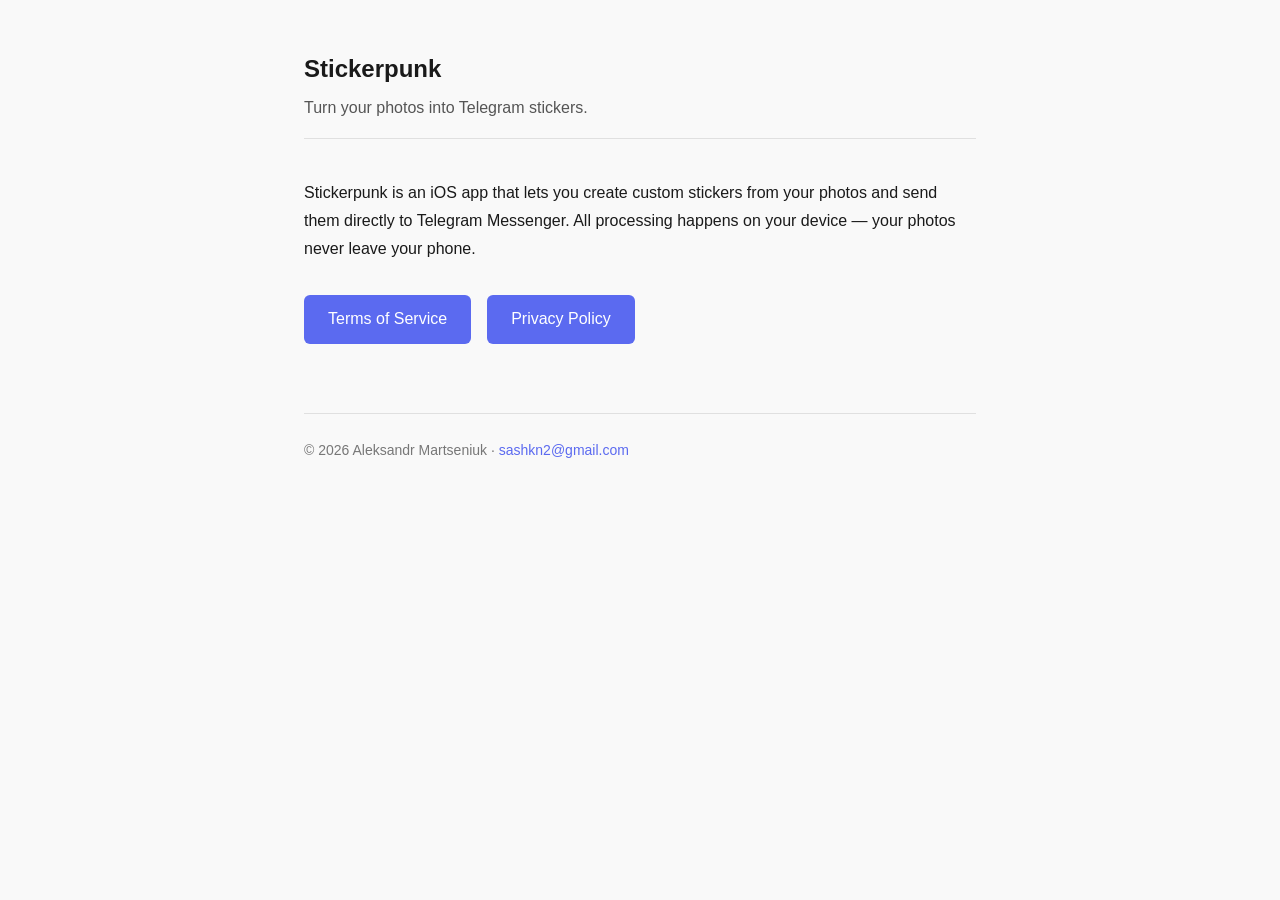
<file: index.html>
<!DOCTYPE html>
<html lang="en">
<head>
  <meta charset="UTF-8">
  <meta name="viewport" content="width=device-width, initial-scale=1.0">
  <title>Stickerpunk</title>
  <link rel="stylesheet" href="style.css">
</head>
<body>
  <div class="container">
    <header class="site-header">
      <p class="app-name">Stickerpunk</p>
      <p class="app-tagline">Turn your photos into Telegram stickers.</p>
    </header>

    <main>
      <p>
        Stickerpunk is an iOS app that lets you create custom stickers from your
        photos and send them directly to Telegram Messenger. All processing happens
        on your device — your photos never leave your phone.
      </p>

      <ul class="legal-nav">
        <li><a href="./terms/">Terms of Service</a></li>
        <li><a href="./privacy/">Privacy Policy</a></li>
      </ul>
    </main>

    <footer>
      <p>&copy; 2026 Aleksandr Martseniuk &middot; <a href="mailto:sashkn2@gmail.com">sashkn2@gmail.com</a></p>
    </footer>
  </div>
</body>
</html>
</file>
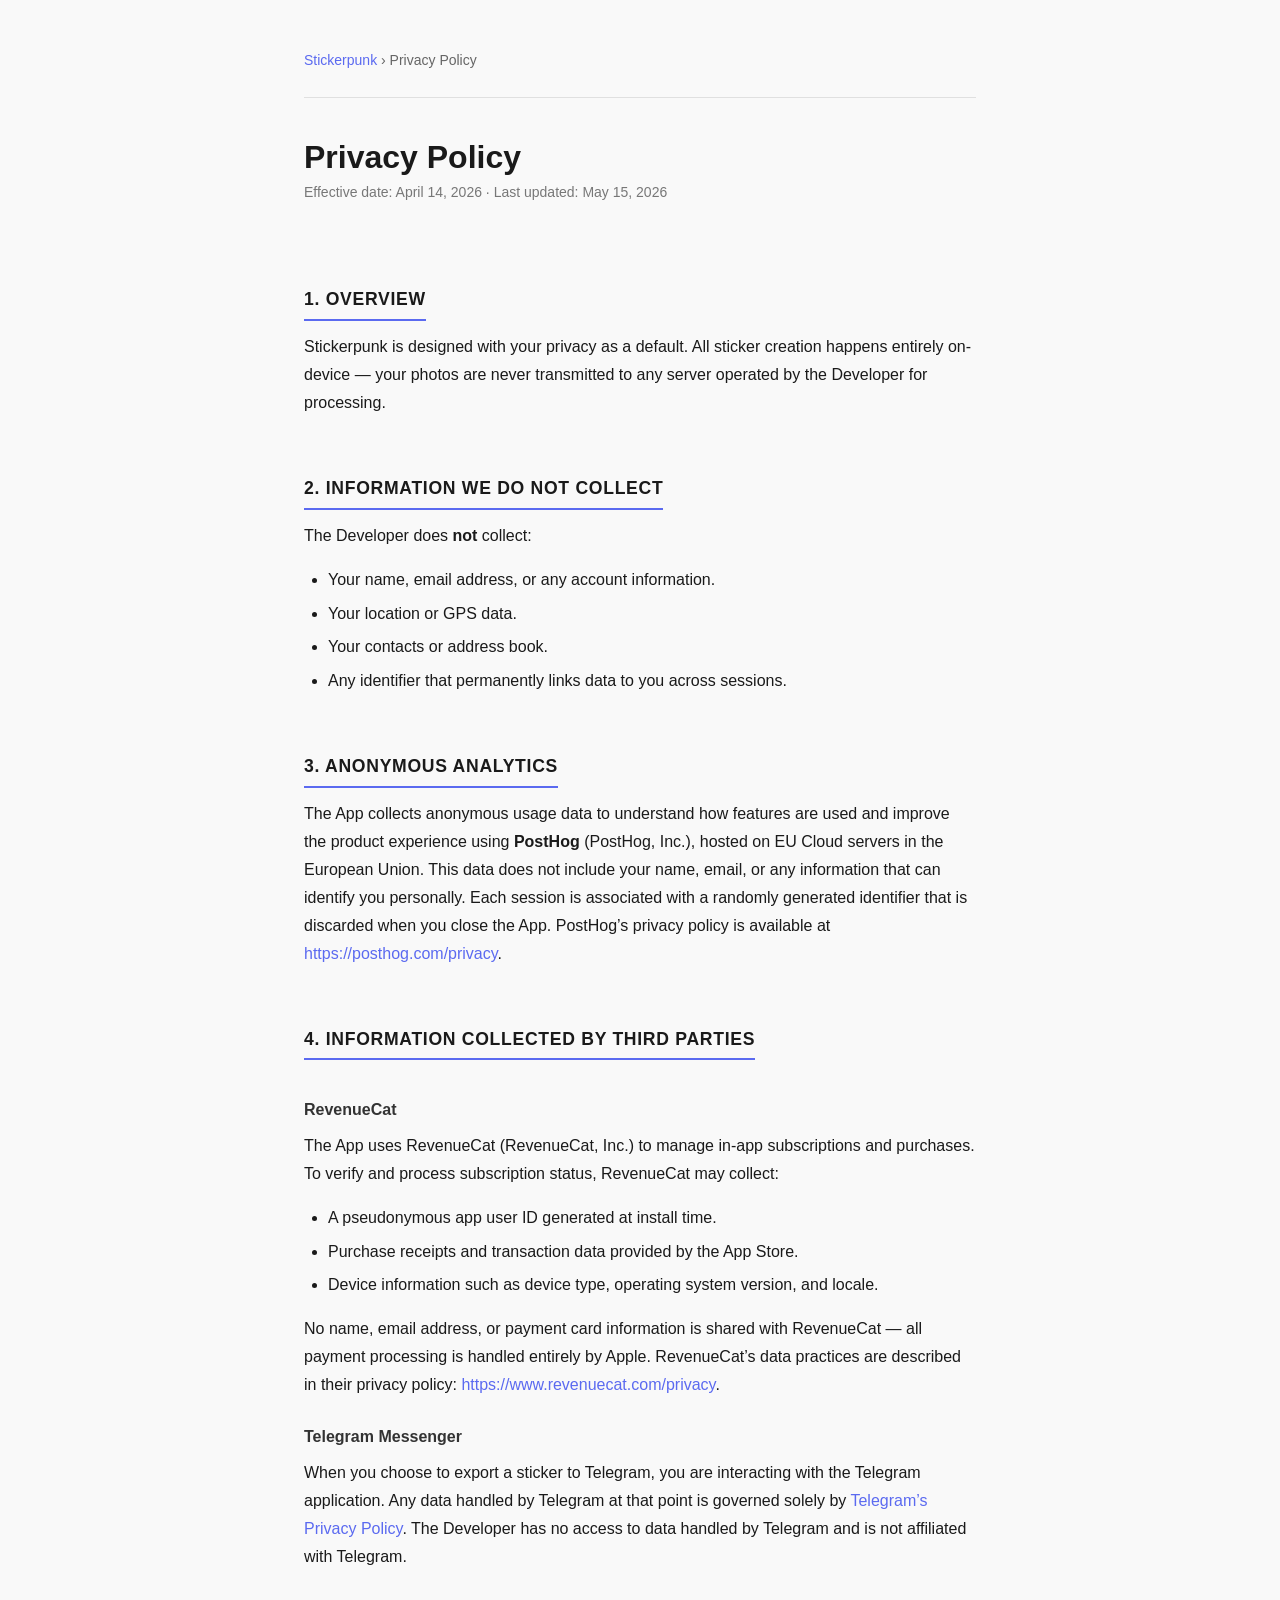
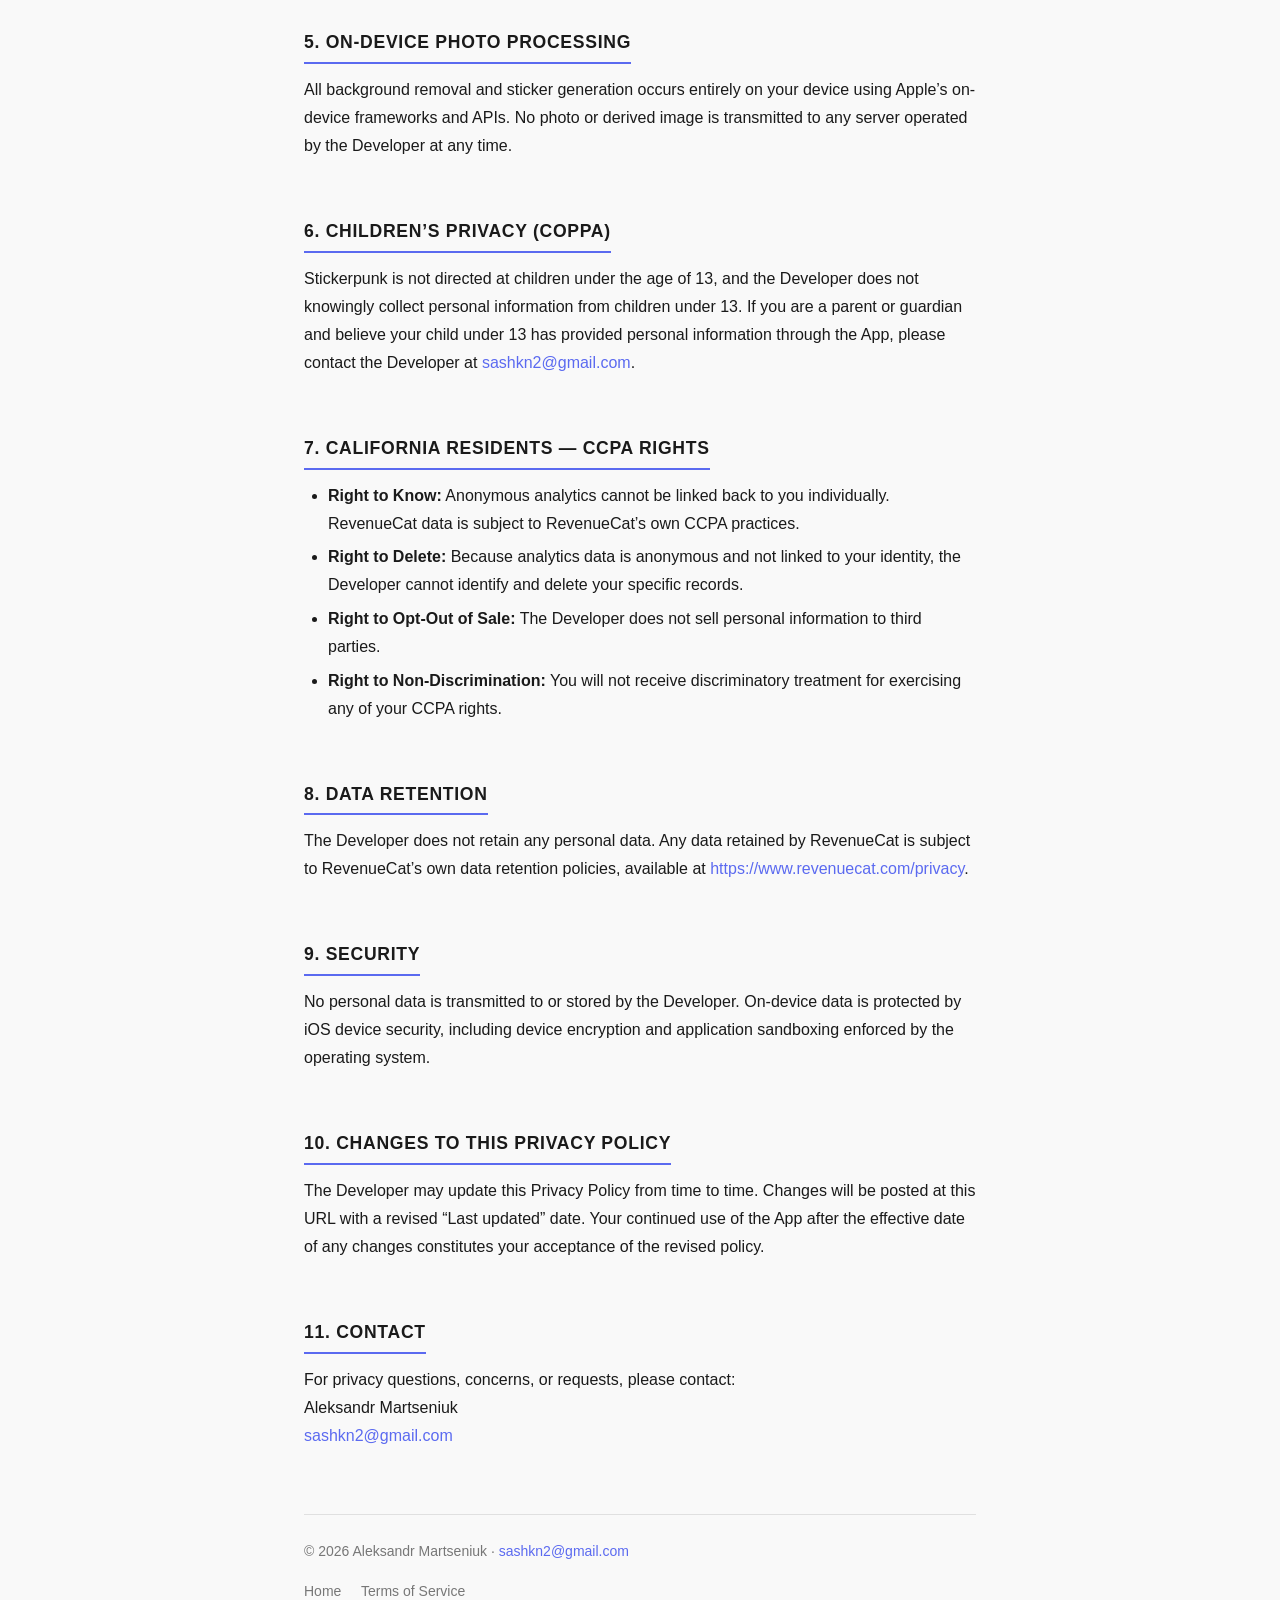
<file: privacy/index.html>
<!DOCTYPE html>
<html lang="en">
<head>
  <meta charset="UTF-8">
  <meta name="viewport" content="width=device-width, initial-scale=1.0">
  <title>Privacy Policy &mdash; Stickerpunk</title>
  <link rel="stylesheet" href="../style.css">
</head>
<body>
  <div class="container">
    <header class="site-header">
      <p class="breadcrumb"><a href="../">Stickerpunk</a> &rsaquo; Privacy Policy</p>
    </header>

    <main>
      <h1>Privacy Policy</h1>
      <p class="meta">Effective date: April 14, 2026 &middot; Last updated: May 15, 2026</p>

      <h2>1. Overview</h2>
      <p>
        Stickerpunk is designed with your privacy as a default. All sticker creation happens
        entirely on-device &mdash; your photos are never transmitted to any server operated by
        the Developer for processing.
      </p>

      <h2>2. Information We Do Not Collect</h2>
      <p>The Developer does <strong>not</strong> collect:</p>
      <ul>
        <li>Your name, email address, or any account information.</li>
        <li>Your location or GPS data.</li>
        <li>Your contacts or address book.</li>
        <li>Any identifier that permanently links data to you across sessions.</li>
      </ul>

      <h2>3. Anonymous Analytics</h2>
      <p>
        The App collects anonymous usage data to understand how features are used and improve
        the product experience using <strong>PostHog</strong> (PostHog, Inc.), hosted on EU Cloud
        servers in the European Union. This data does not include your name, email, or any
        information that can identify you personally. Each session is associated with a randomly
        generated identifier that is discarded when you close the App. PostHog&rsquo;s privacy
        policy is available at
        <a href="https://posthog.com/privacy" target="_blank" rel="noopener noreferrer">https://posthog.com/privacy</a>.
      </p>

      <h2>4. Information Collected by Third Parties</h2>

      <h3>RevenueCat</h3>
      <p>
        The App uses RevenueCat (RevenueCat, Inc.) to manage in-app subscriptions and purchases.
        To verify and process subscription status, RevenueCat may collect:
      </p>
      <ul>
        <li>A pseudonymous app user ID generated at install time.</li>
        <li>Purchase receipts and transaction data provided by the App Store.</li>
        <li>Device information such as device type, operating system version, and locale.</li>
      </ul>
      <p>
        No name, email address, or payment card information is shared with RevenueCat &mdash;
        all payment processing is handled entirely by Apple. RevenueCat&rsquo;s data practices are
        described in their privacy policy:
        <a href="https://www.revenuecat.com/privacy" target="_blank" rel="noopener noreferrer">https://www.revenuecat.com/privacy</a>.
      </p>

      <h3>Telegram Messenger</h3>
      <p>
        When you choose to export a sticker to Telegram, you are interacting with the Telegram
        application. Any data handled by Telegram at that point is governed solely by
        <a href="https://telegram.org/privacy" target="_blank" rel="noopener noreferrer">Telegram&rsquo;s Privacy Policy</a>.
        The Developer has no access to data handled by Telegram and is not affiliated with Telegram.
      </p>

      <h2>5. On-Device Photo Processing</h2>
      <p>
        All background removal and sticker generation occurs entirely on your device using Apple&rsquo;s
        on-device frameworks and APIs. No photo or derived image is transmitted to any server
        operated by the Developer at any time.
      </p>

      <h2>6. Children&rsquo;s Privacy (COPPA)</h2>
      <p>
        Stickerpunk is not directed at children under the age of 13, and the Developer does not
        knowingly collect personal information from children under 13. If you are a parent or
        guardian and believe your child under 13 has provided personal information through the App,
        please contact the Developer at <a href="mailto:sashkn2@gmail.com">sashkn2@gmail.com</a>.
      </p>

      <h2>7. California Residents &mdash; CCPA Rights</h2>
      <ul>
        <li><strong>Right to Know:</strong> Anonymous analytics cannot be linked back to you individually. RevenueCat data is subject to RevenueCat&rsquo;s own CCPA practices.</li>
        <li><strong>Right to Delete:</strong> Because analytics data is anonymous and not linked to your identity, the Developer cannot identify and delete your specific records.</li>
        <li><strong>Right to Opt-Out of Sale:</strong> The Developer does not sell personal information to third parties.</li>
        <li><strong>Right to Non-Discrimination:</strong> You will not receive discriminatory treatment for exercising any of your CCPA rights.</li>
      </ul>

      <h2>8. Data Retention</h2>
      <p>
        The Developer does not retain any personal data. Any data retained by RevenueCat is
        subject to RevenueCat&rsquo;s own data retention policies, available at
        <a href="https://www.revenuecat.com/privacy" target="_blank" rel="noopener noreferrer">https://www.revenuecat.com/privacy</a>.
      </p>

      <h2>9. Security</h2>
      <p>
        No personal data is transmitted to or stored by the Developer. On-device data is protected
        by iOS device security, including device encryption and application sandboxing enforced by
        the operating system.
      </p>

      <h2>10. Changes to This Privacy Policy</h2>
      <p>
        The Developer may update this Privacy Policy from time to time. Changes will be posted at
        this URL with a revised &ldquo;Last updated&rdquo; date. Your continued use of the App after
        the effective date of any changes constitutes your acceptance of the revised policy.
      </p>

      <h2>11. Contact</h2>
      <p>
        For privacy questions, concerns, or requests, please contact:<br>
        Aleksandr Martseniuk<br>
        <a href="mailto:sashkn2@gmail.com">sashkn2@gmail.com</a>
      </p>
    </main>

    <footer>
      <p>&copy; 2026 Aleksandr Martseniuk &middot; <a href="mailto:sashkn2@gmail.com">sashkn2@gmail.com</a></p>
      <nav>
        <a href="../">Home</a>
        <a href="../terms/">Terms of Service</a>
      </nav>
    </footer>
  </div>
</body>
</html>
</file>
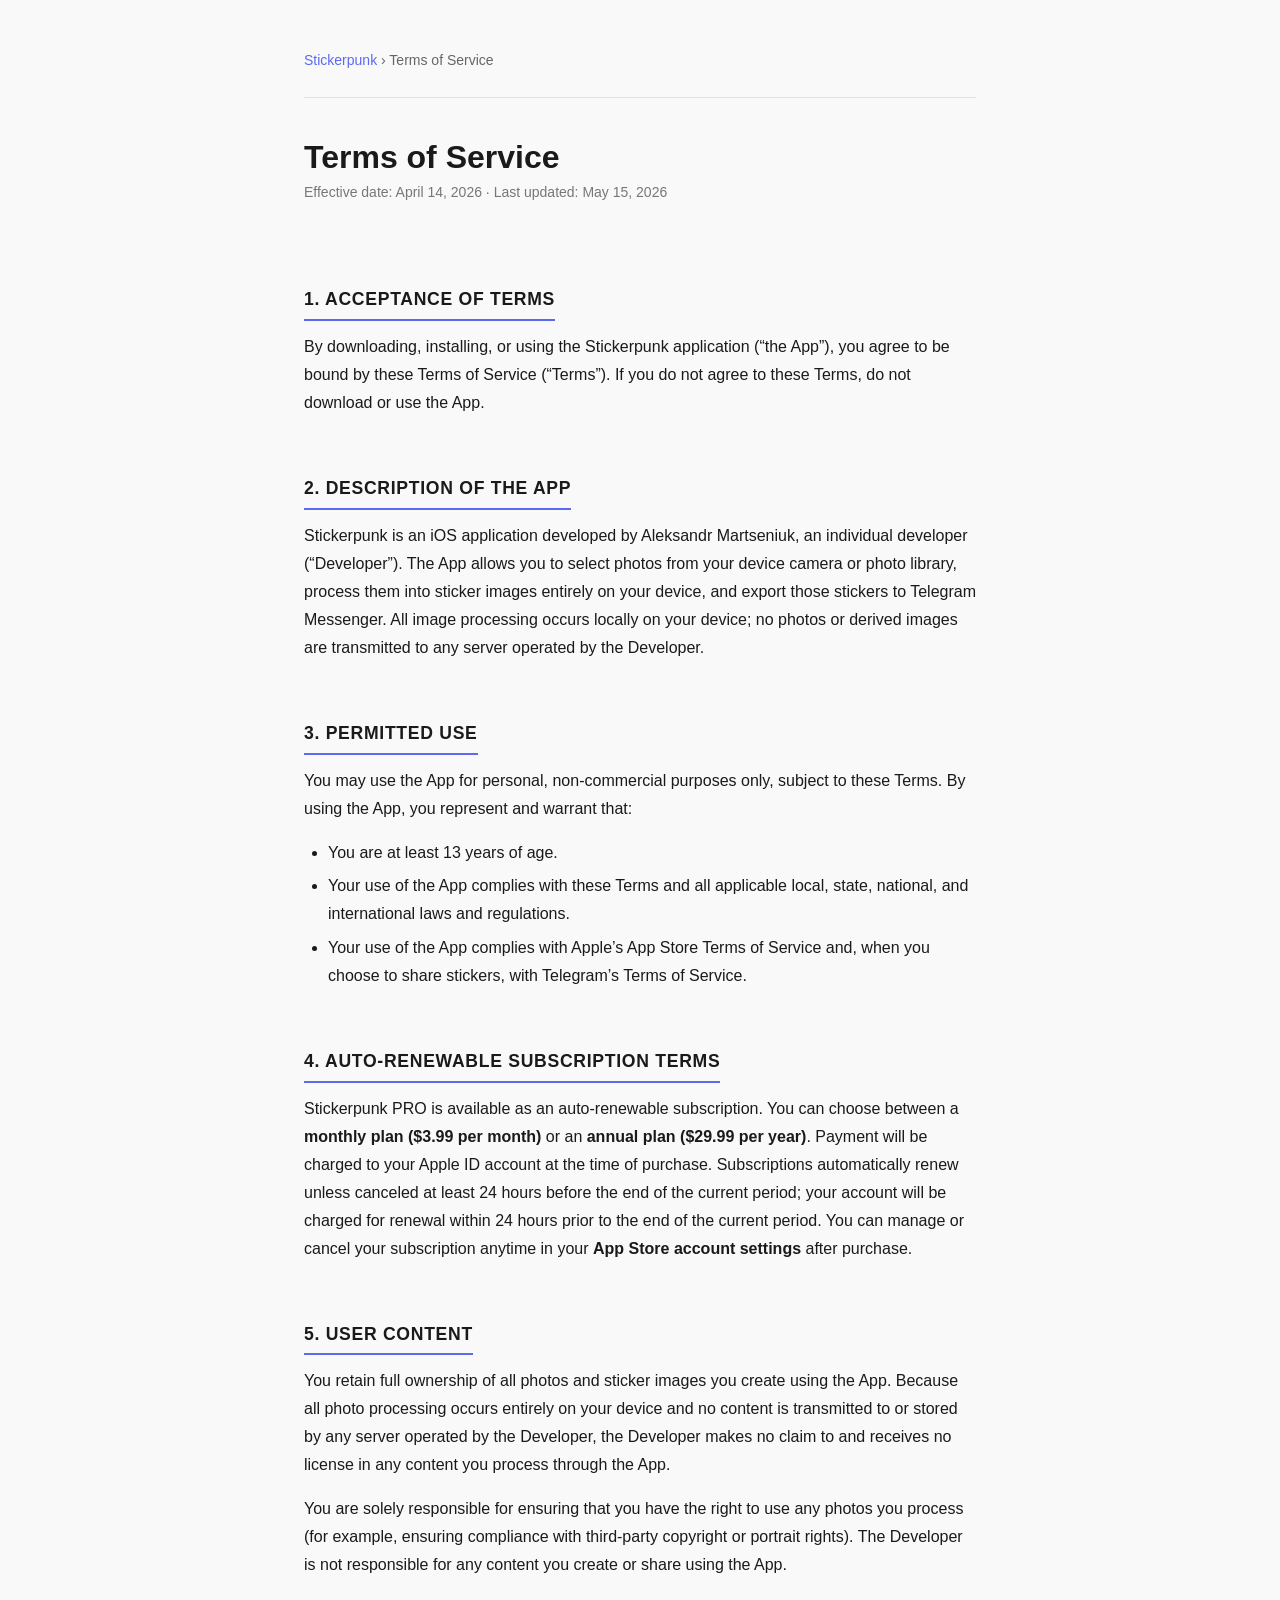
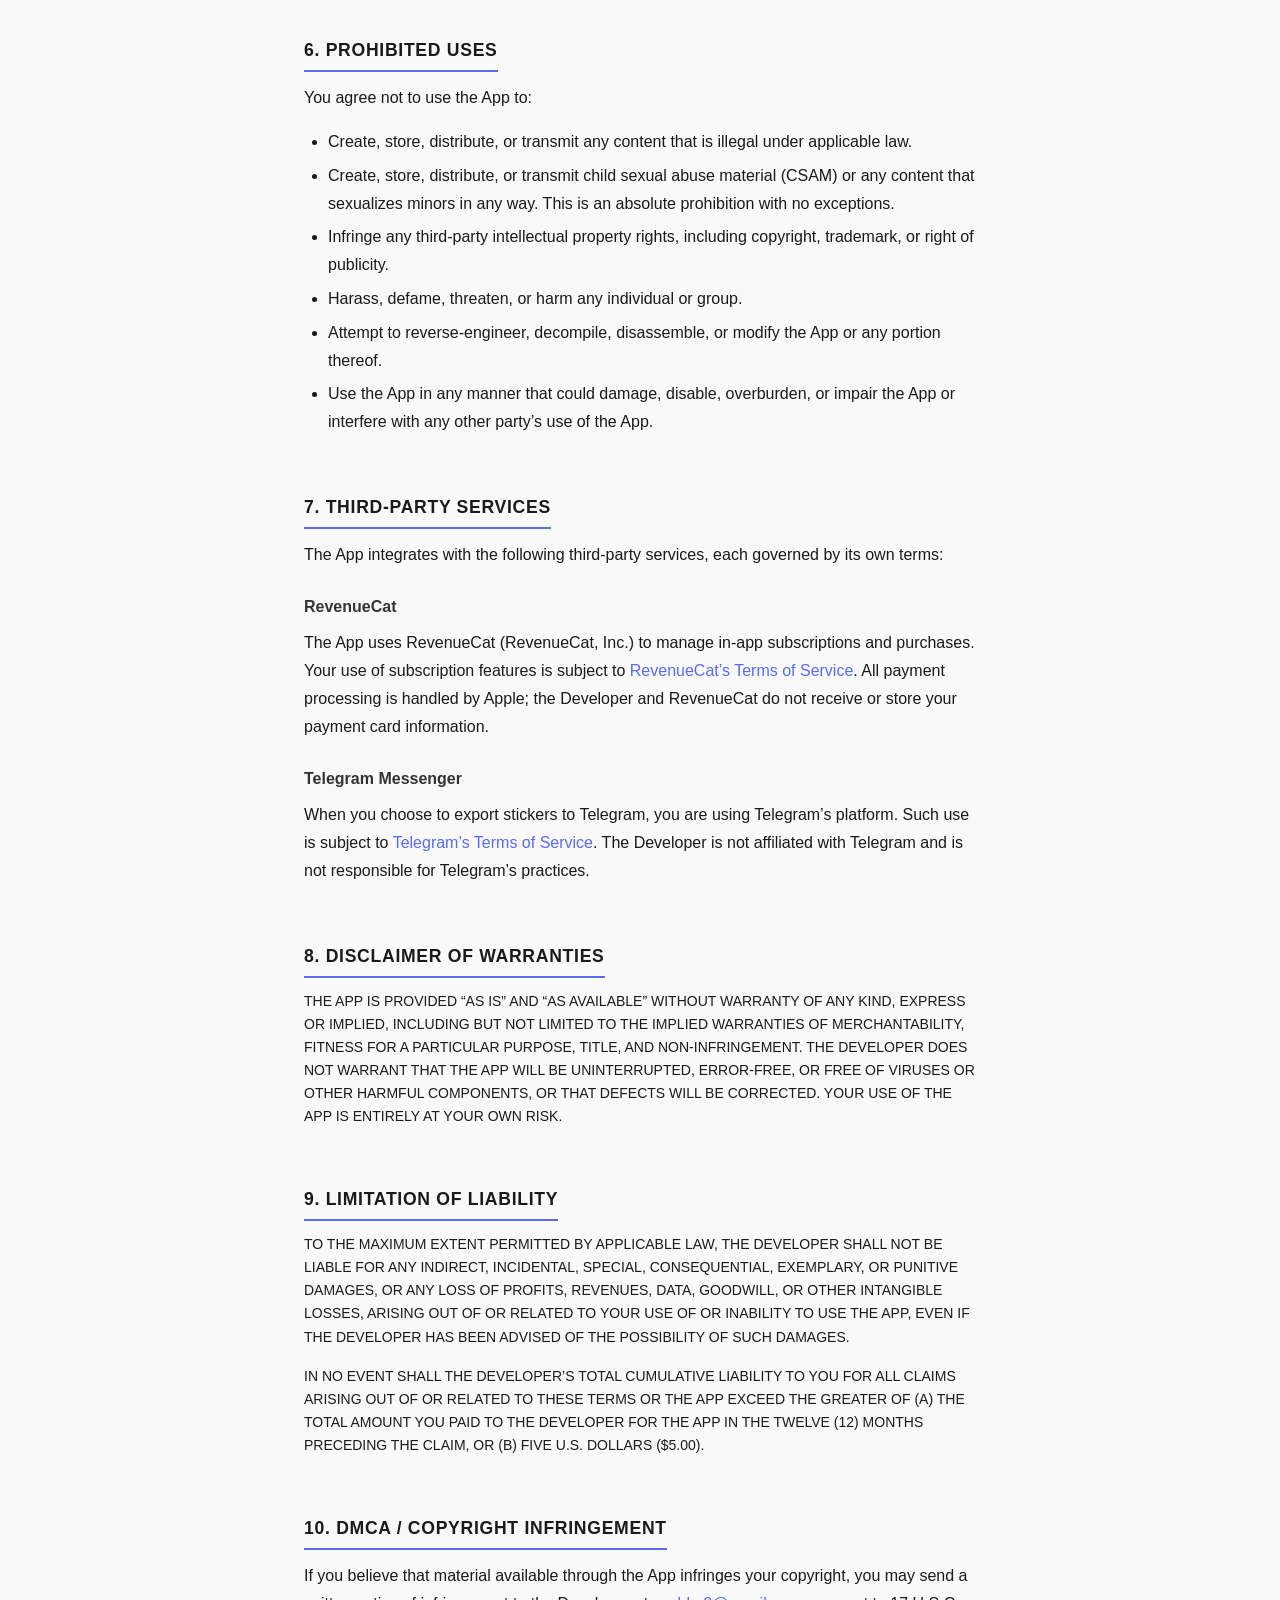
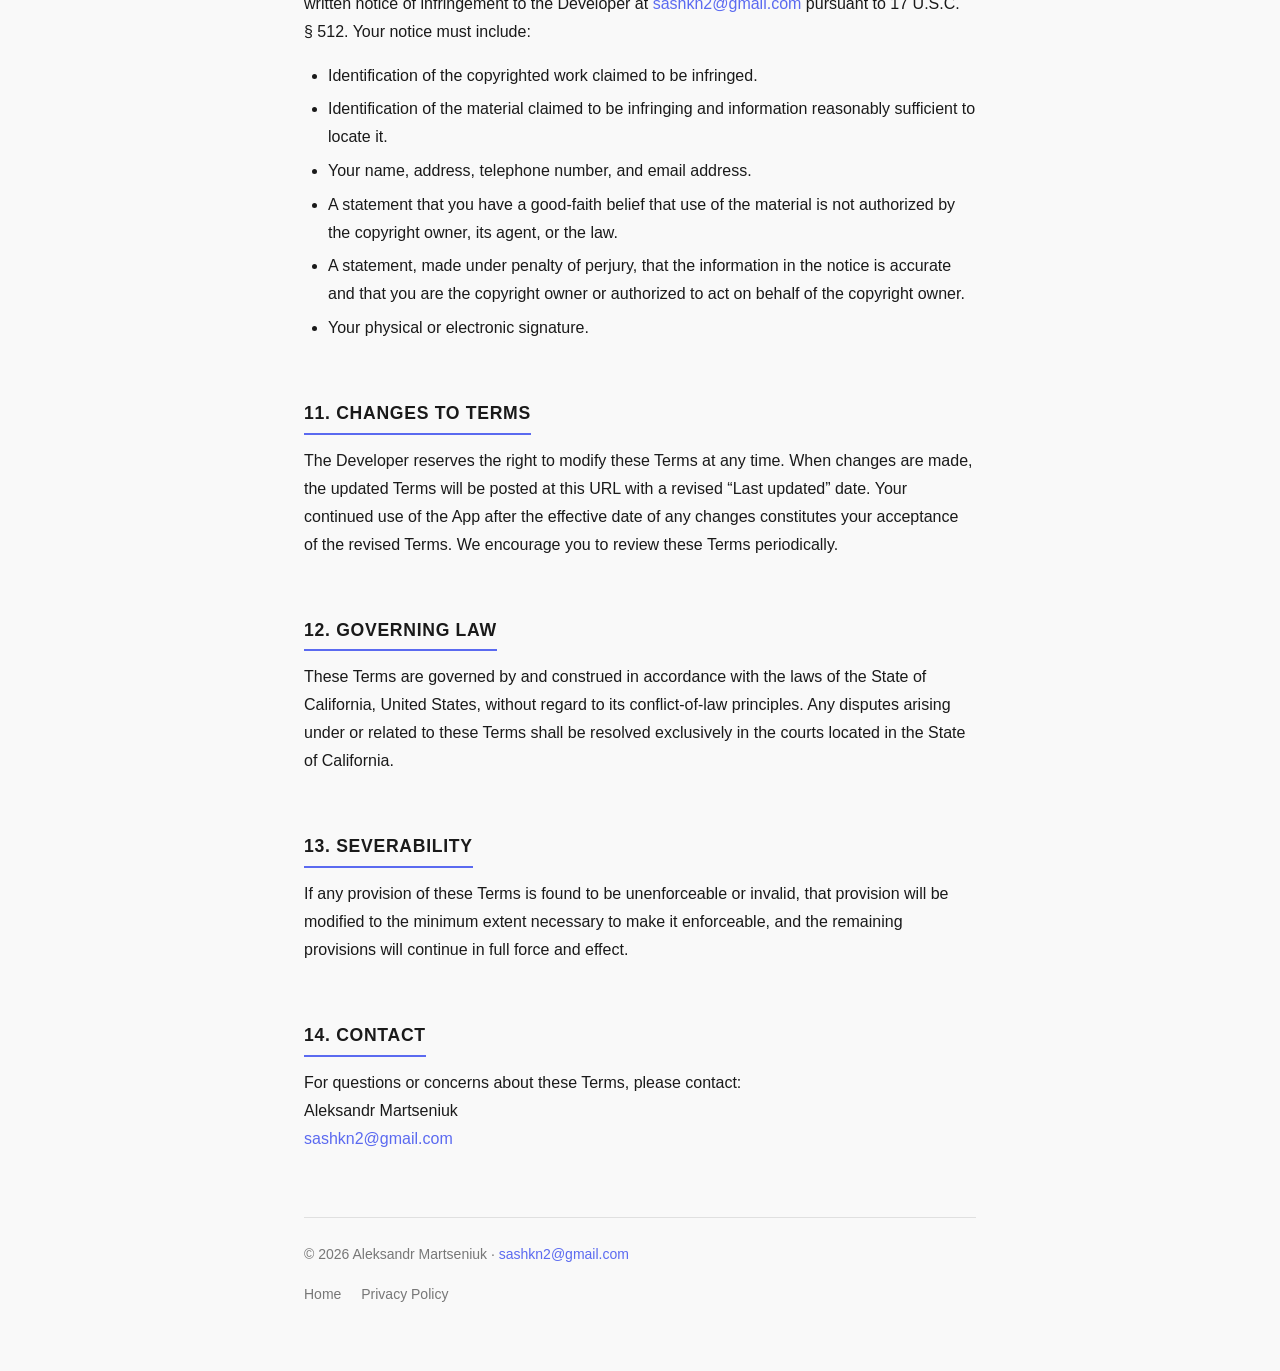
<file: terms/index.html>
<!DOCTYPE html>
<html lang="en">
<head>
  <meta charset="UTF-8">
  <meta name="viewport" content="width=device-width, initial-scale=1.0">
  <title>Terms of Service &mdash; Stickerpunk</title>
  <link rel="stylesheet" href="../style.css">
</head>
<body>
  <div class="container">
    <header class="site-header">
      <p class="breadcrumb"><a href="../">Stickerpunk</a> &rsaquo; Terms of Service</p>
    </header>

    <main>
      <h1>Terms of Service</h1>
      <p class="meta">Effective date: April 14, 2026 &middot; Last updated: May 15, 2026</p>

      <h2>1. Acceptance of Terms</h2>
      <p>
        By downloading, installing, or using the Stickerpunk application (&ldquo;the App&rdquo;),
        you agree to be bound by these Terms of Service (&ldquo;Terms&rdquo;). If you do not agree
        to these Terms, do not download or use the App.
      </p>

      <h2>2. Description of the App</h2>
      <p>
        Stickerpunk is an iOS application developed by Aleksandr Martseniuk, an individual developer
        (&ldquo;Developer&rdquo;). The App allows you to select photos from your device camera or photo
        library, process them into sticker images entirely on your device, and export those stickers to
        Telegram Messenger. All image processing occurs locally on your device; no photos or derived
        images are transmitted to any server operated by the Developer.
      </p>

      <h2>3. Permitted Use</h2>
      <p>You may use the App for personal, non-commercial purposes only, subject to these Terms. By using the App, you represent and warrant that:</p>
      <ul>
        <li>You are at least 13 years of age.</li>
        <li>Your use of the App complies with these Terms and all applicable local, state, national, and international laws and regulations.</li>
        <li>Your use of the App complies with Apple&rsquo;s App Store Terms of Service and, when you choose to share stickers, with Telegram&rsquo;s Terms of Service.</li>
      </ul>

      <h2>4. Auto-Renewable Subscription Terms</h2>
      <p>
        Stickerpunk PRO is available as an auto-renewable subscription. You can choose between a
        <strong>monthly plan ($3.99 per month)</strong> or an <strong>annual plan ($29.99 per year)</strong>.
        Payment will be charged to your Apple ID account at the time of purchase. Subscriptions
        automatically renew unless canceled at least 24 hours before the end of the current period;
        your account will be charged for renewal within 24 hours prior to the end of the current period.
        You can manage or cancel your subscription anytime in your <strong>App Store account settings</strong>
        after purchase.
      </p>

      <h2>5. User Content</h2>
      <p>
        You retain full ownership of all photos and sticker images you create using the App.
        Because all photo processing occurs entirely on your device and no content is transmitted to
        or stored by any server operated by the Developer, the Developer makes no claim to and receives
        no license in any content you process through the App.
      </p>
      <p>
        You are solely responsible for ensuring that you have the right to use any photos you process
        (for example, ensuring compliance with third-party copyright or portrait rights). The Developer
        is not responsible for any content you create or share using the App.
      </p>

      <h2>6. Prohibited Uses</h2>
      <p>You agree not to use the App to:</p>
      <ul>
        <li>Create, store, distribute, or transmit any content that is illegal under applicable law.</li>
        <li>Create, store, distribute, or transmit child sexual abuse material (CSAM) or any content that sexualizes minors in any way. This is an absolute prohibition with no exceptions.</li>
        <li>Infringe any third-party intellectual property rights, including copyright, trademark, or right of publicity.</li>
        <li>Harass, defame, threaten, or harm any individual or group.</li>
        <li>Attempt to reverse-engineer, decompile, disassemble, or modify the App or any portion thereof.</li>
        <li>Use the App in any manner that could damage, disable, overburden, or impair the App or interfere with any other party&rsquo;s use of the App.</li>
      </ul>

      <h2>7. Third-Party Services</h2>
      <p>The App integrates with the following third-party services, each governed by its own terms:</p>
      <h3>RevenueCat</h3>
      <p>
        The App uses RevenueCat (RevenueCat, Inc.) to manage in-app subscriptions and purchases.
        Your use of subscription features is subject to
        <a href="https://www.revenuecat.com/terms" target="_blank" rel="noopener noreferrer">RevenueCat&rsquo;s Terms of Service</a>.
        All payment processing is handled by Apple; the Developer and RevenueCat do not receive or
        store your payment card information.
      </p>
      <h3>Telegram Messenger</h3>
      <p>
        When you choose to export stickers to Telegram, you are using Telegram&rsquo;s platform.
        Such use is subject to
        <a href="https://telegram.org/tos" target="_blank" rel="noopener noreferrer">Telegram&rsquo;s Terms of Service</a>.
        The Developer is not affiliated with Telegram and is not responsible for Telegram&rsquo;s practices.
      </p>

      <h2>8. Disclaimer of Warranties</h2>
      <p class="legal-caps">
        THE APP IS PROVIDED &ldquo;AS IS&rdquo; AND &ldquo;AS AVAILABLE&rdquo; WITHOUT WARRANTY
        OF ANY KIND, EXPRESS OR IMPLIED, INCLUDING BUT NOT LIMITED TO THE IMPLIED WARRANTIES OF
        MERCHANTABILITY, FITNESS FOR A PARTICULAR PURPOSE, TITLE, AND NON-INFRINGEMENT.
        THE DEVELOPER DOES NOT WARRANT THAT THE APP WILL BE UNINTERRUPTED, ERROR-FREE, OR FREE
        OF VIRUSES OR OTHER HARMFUL COMPONENTS, OR THAT DEFECTS WILL BE CORRECTED. YOUR USE OF
        THE APP IS ENTIRELY AT YOUR OWN RISK.
      </p>

      <h2>9. Limitation of Liability</h2>
      <p class="legal-caps">
        TO THE MAXIMUM EXTENT PERMITTED BY APPLICABLE LAW, THE DEVELOPER SHALL NOT BE LIABLE FOR
        ANY INDIRECT, INCIDENTAL, SPECIAL, CONSEQUENTIAL, EXEMPLARY, OR PUNITIVE DAMAGES, OR ANY
        LOSS OF PROFITS, REVENUES, DATA, GOODWILL, OR OTHER INTANGIBLE LOSSES, ARISING OUT OF OR
        RELATED TO YOUR USE OF OR INABILITY TO USE THE APP, EVEN IF THE DEVELOPER HAS BEEN ADVISED
        OF THE POSSIBILITY OF SUCH DAMAGES.
      </p>
      <p class="legal-caps">
        IN NO EVENT SHALL THE DEVELOPER&rsquo;S TOTAL CUMULATIVE LIABILITY TO YOU FOR ALL CLAIMS
        ARISING OUT OF OR RELATED TO THESE TERMS OR THE APP EXCEED THE GREATER OF (A) THE TOTAL
        AMOUNT YOU PAID TO THE DEVELOPER FOR THE APP IN THE TWELVE (12) MONTHS PRECEDING THE CLAIM,
        OR (B) FIVE U.S. DOLLARS ($5.00).
      </p>

      <h2>10. DMCA / Copyright Infringement</h2>
      <p>
        If you believe that material available through the App infringes your copyright, you may
        send a written notice of infringement to the Developer at
        <a href="mailto:sashkn2@gmail.com">sashkn2@gmail.com</a>
        pursuant to 17 U.S.C. &sect;&nbsp;512. Your notice must include:
      </p>
      <ul>
        <li>Identification of the copyrighted work claimed to be infringed.</li>
        <li>Identification of the material claimed to be infringing and information reasonably sufficient to locate it.</li>
        <li>Your name, address, telephone number, and email address.</li>
        <li>A statement that you have a good-faith belief that use of the material is not authorized by the copyright owner, its agent, or the law.</li>
        <li>A statement, made under penalty of perjury, that the information in the notice is accurate and that you are the copyright owner or authorized to act on behalf of the copyright owner.</li>
        <li>Your physical or electronic signature.</li>
      </ul>

      <h2>11. Changes to Terms</h2>
      <p>
        The Developer reserves the right to modify these Terms at any time. When changes are made,
        the updated Terms will be posted at this URL with a revised &ldquo;Last updated&rdquo; date.
        Your continued use of the App after the effective date of any changes constitutes your
        acceptance of the revised Terms. We encourage you to review these Terms periodically.
      </p>

      <h2>12. Governing Law</h2>
      <p>
        These Terms are governed by and construed in accordance with the laws of the State of
        California, United States, without regard to its conflict-of-law principles. Any disputes
        arising under or related to these Terms shall be resolved exclusively in the courts located
        in the State of California.
      </p>

      <h2>13. Severability</h2>
      <p>
        If any provision of these Terms is found to be unenforceable or invalid, that provision
        will be modified to the minimum extent necessary to make it enforceable, and the remaining
        provisions will continue in full force and effect.
      </p>

      <h2>14. Contact</h2>
      <p>
        For questions or concerns about these Terms, please contact:<br>
        Aleksandr Martseniuk<br>
        <a href="mailto:sashkn2@gmail.com">sashkn2@gmail.com</a>
      </p>
    </main>

    <footer>
      <p>&copy; 2026 Aleksandr Martseniuk &middot; <a href="mailto:sashkn2@gmail.com">sashkn2@gmail.com</a></p>
      <nav>
        <a href="../">Home</a>
        <a href="../privacy/">Privacy Policy</a>
      </nav>
    </footer>
  </div>
</body>
</html>
</file>
<file: style.css>
*, *::before, *::after {
  box-sizing: border-box;
}

body {
  margin: 0;
  background: #f9f9f9;
  color: #1a1a1a;
  font-family: -apple-system, BlinkMacSystemFont, "Segoe UI", Roboto, Helvetica, Arial, sans-serif;
  font-size: 1rem;
  line-height: 1.75;
}

.container {
  max-width: 720px;
  margin: 0 auto;
  padding: 3rem 1.5rem 4rem;
}

/* Header */
.site-header {
  margin-bottom: 2.5rem;
  border-bottom: 1px solid #e0e0e0;
  padding-bottom: 1rem;
}

.breadcrumb {
  font-size: 0.875rem;
  color: #666;
  margin: 0 0 0.5rem;
}

.breadcrumb a {
  color: #5b6af0;
  text-decoration: none;
}

.breadcrumb a:hover {
  text-decoration: underline;
}

.app-name {
  font-size: 1.5rem;
  font-weight: 700;
  margin: 0;
  color: #1a1a1a;
}

.app-tagline {
  margin: 0.25rem 0 0;
  color: #555;
  font-size: 1rem;
}

/* Page title */
h1 {
  font-size: 2rem;
  font-weight: 700;
  margin: 0 0 0.25rem;
  line-height: 1.2;
}

.meta {
  font-size: 0.875rem;
  color: #777;
  margin: 0 0 2.5rem;
}

/* Section headings */
h2 {
  font-size: 1.1rem;
  font-weight: 600;
  text-transform: uppercase;
  letter-spacing: 0.04em;
  color: #1a1a1a;
  margin: 2.5rem 0 0.75rem;
  padding-bottom: 0.25rem;
  border-bottom: 2px solid #5b6af0;
  display: inline-block;
}

h3 {
  font-size: 1rem;
  font-weight: 600;
  margin: 1.5rem 0 0.5rem;
  color: #333;
}

/* Body text */
p {
  margin: 0 0 1rem;
}

ul, ol {
  margin: 0 0 1rem;
  padding-left: 1.5rem;
}

li {
  margin-bottom: 0.35rem;
}

/* Links */
a {
  color: #5b6af0;
  text-decoration: none;
}

a:hover {
  text-decoration: underline;
}

/* Home page nav */
.legal-nav {
  display: flex;
  gap: 1rem;
  flex-wrap: wrap;
  margin: 2rem 0;
  list-style: none;
  padding: 0;
}

.legal-nav li a {
  display: inline-block;
  padding: 0.65rem 1.5rem;
  background: #5b6af0;
  color: #fff;
  border-radius: 6px;
  font-weight: 500;
  text-decoration: none;
  transition: background 0.15s;
}

.legal-nav li a:hover {
  background: #4a59d8;
  text-decoration: none;
}

/* All-caps legal blocks */
.legal-caps {
  font-size: 0.875rem;
  line-height: 1.65;
}

/* Footer */
footer {
  margin-top: 4rem;
  padding-top: 1.5rem;
  border-top: 1px solid #e0e0e0;
  font-size: 0.875rem;
  color: #777;
}

footer nav {
  margin-top: 0.5rem;
}

footer nav a {
  color: #777;
  margin-right: 1rem;
}

footer nav a:hover {
  color: #5b6af0;
}

/* Disclaimer note */
.disclaimer-note {
  margin-top: 2rem;
  padding: 0.85rem 1.1rem;
  background: #fff3cd;
  border-left: 4px solid #f0a500;
  font-size: 0.85rem;
  color: #5a4a00;
  border-radius: 0 4px 4px 0;
}

/* Responsive */
@media (max-width: 600px) {
  .container {
    padding: 2rem 1rem 3rem;
  }

  h1 {
    font-size: 1.6rem;
  }
}
</file>
